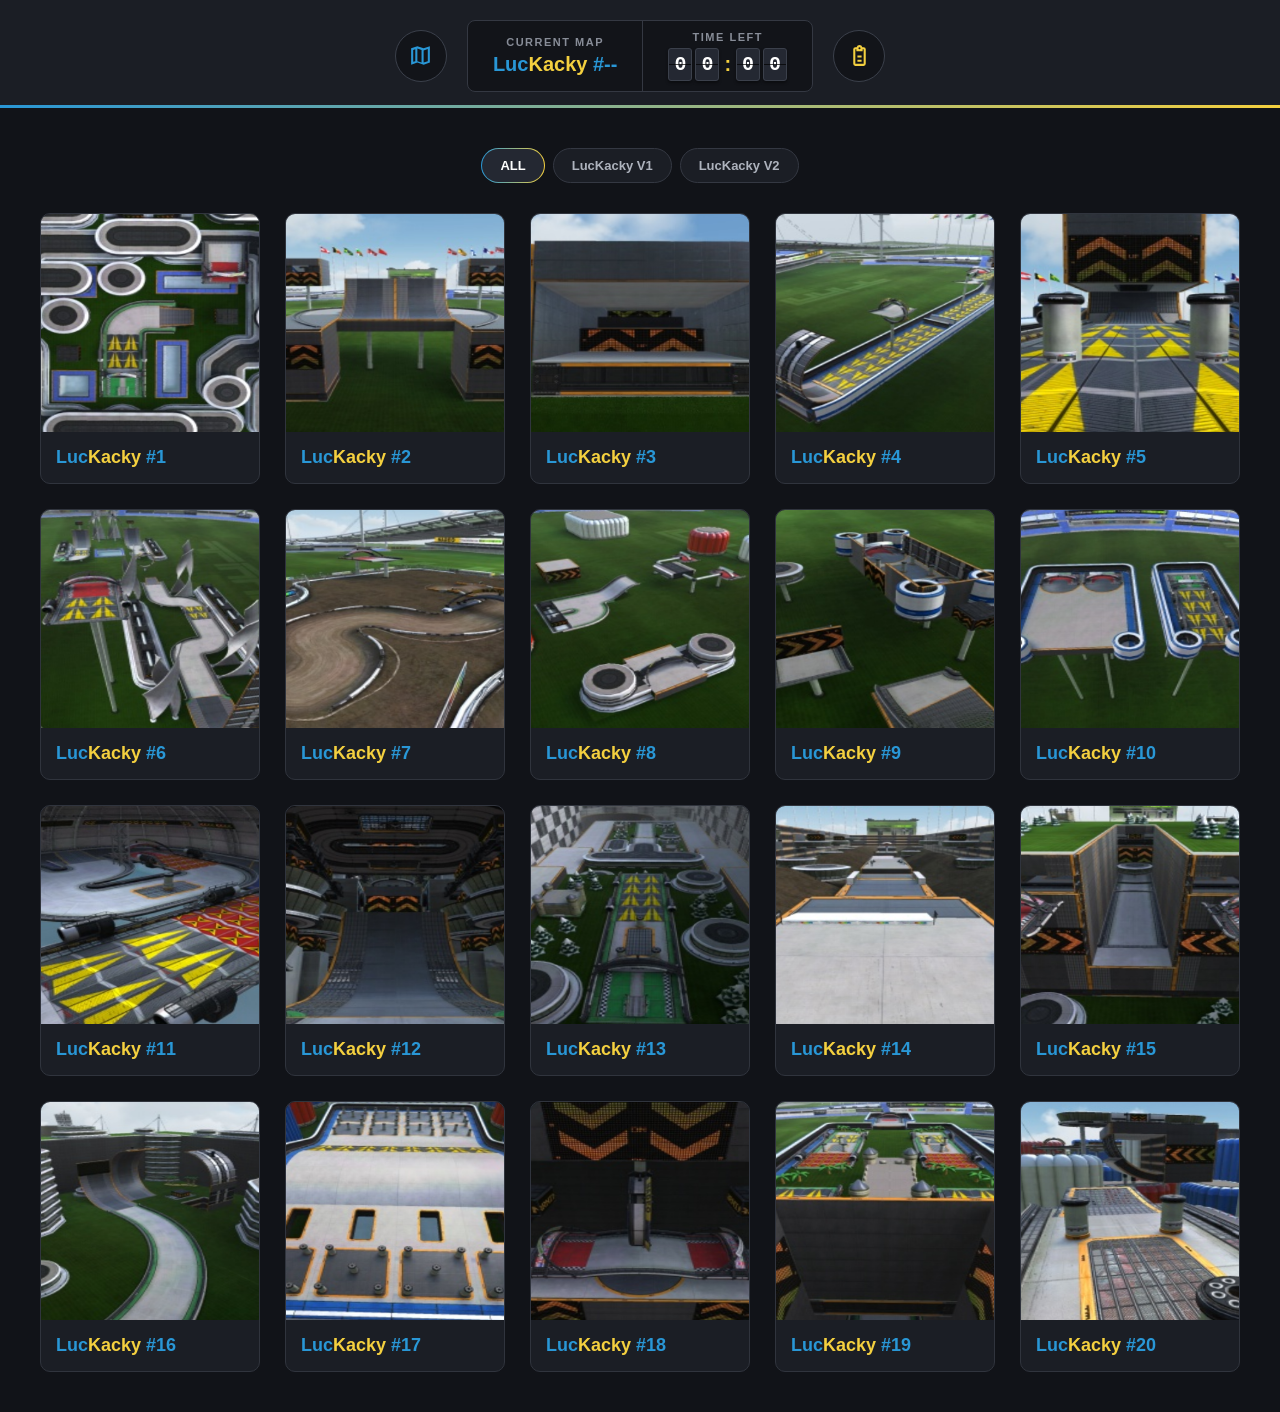
<file: index.html>
<!DOCTYPE html>
<html lang="en">

<head>
    <meta charset="UTF-8">
    <meta name="viewport" content="width=device-width, initial-scale=1.0">
    <title>LucKacky</title>
    <link rel="stylesheet" href="style.css">
    <link rel="icon" type="image/png" href="favicon.png">
</head>

<body>

    <!-- Bandeau supérieur -->
    <header id="site-header"></header>

    <!-- Contenu principal -->
    <main>

        <div class="map-filters">
            <button class="filter-button active" data-filter="all">ALL</button>
            <button class="filter-button" data-filter="v1">LucKacky V1</button>
            <button class="filter-button" data-filter="v2">LucKacky V2</button>
        </div>

        <div class="map-grid">

            <!-- LucKacky #1 -->
            <div class="map-card" data-version="v1">
                <img class="map-thumbnail" src="images/map1.png" alt="LucKacky #1">
                <h3><span class="blue">Luc</span><span class="yellow">Kacky</span> <span class="blue">#1</span></h3>
            </div>

            <!-- LucKacky #2 -->
            <div class="map-card" data-version="v1">
                <img class="map-thumbnail" src="images/map2.png" alt="LucKacky #2">
                <h3><span class="blue">Luc</span><span class="yellow">Kacky</span> <span class="blue">#2</span></h3>
            </div>

            <!-- LucKacky #3 -->
            <div class="map-card" data-version="v1">
                <img class="map-thumbnail" src="images/map3.png" alt="LucKacky #3">
                <h3><span class="blue">Luc</span><span class="yellow">Kacky</span> <span class="blue">#3</span></h3>
            </div>

            <!-- LucKacky #4 -->
            <div class="map-card" data-version="v1">
                <img class="map-thumbnail" src="images/map4.png" alt="LucKacky #4">
                <h3><span class="blue">Luc</span><span class="yellow">Kacky</span> <span class="blue">#4</span></h3>
            </div>

            <!-- LucKacky #5 -->
            <div class="map-card" data-version="v1">
                <img class="map-thumbnail" src="images/map5.png" alt="LucKacky #5">
                <h3><span class="blue">Luc</span><span class="yellow">Kacky</span> <span class="blue">#5</span></h3>
            </div>

            <!-- LucKacky #6 -->
            <div class="map-card" data-version="v1">
                <img class="map-thumbnail" src="images/map6.png" alt="LucKacky #6">
                <h3><span class="blue">Luc</span><span class="yellow">Kacky</span> <span class="blue">#6</span></h3>
            </div>

            <!-- LucKacky #7 -->
            <div class="map-card" data-version="v1">
                <img class="map-thumbnail" src="images/map7.png" alt="LucKacky #7">
                <h3><span class="blue">Luc</span><span class="yellow">Kacky</span> <span class="blue">#7</span></h3>
            </div>

            <!-- LucKacky #8 -->
            <div class="map-card" data-version="v1">
                <img class="map-thumbnail" src="images/map8.png" alt="LucKacky #8">
                <h3><span class="blue">Luc</span><span class="yellow">Kacky</span> <span class="blue">#8</span></h3>
            </div>

            <!-- LucKacky #9 -->
            <div class="map-card" data-version="v1">
                <img class="map-thumbnail" src="images/map9.png" alt="LucKacky #9">
                <h3><span class="blue">Luc</span><span class="yellow">Kacky</span> <span class="blue">#9</span></h3>
            </div>

            <!-- LucKacky #10 -->
            <div class="map-card" data-version="v1">
                <img class="map-thumbnail" src="images/map10.png" alt="LucKacky #10">
                <h3><span class="blue">Luc</span><span class="yellow">Kacky</span> <span class="blue">#10</span></h3>
            </div>

            <!-- LucKacky #11 -->
            <div class="map-card" data-version="v2">
                <img class="map-thumbnail" src="images/map11.png" alt="LucKacky #11">
                <h3><span class="blue">Luc</span><span class="yellow">Kacky</span> <span class="blue">#11</span></h3>
            </div>

            <!-- LucKacky #12 -->
            <div class="map-card" data-version="v2">
                <img class="map-thumbnail" src="images/map12.png" alt="LucKacky #12">
                <h3><span class="blue">Luc</span><span class="yellow">Kacky</span> <span class="blue">#12</span></h3>
            </div>

            <!-- LucKacky #13 -->
            <div class="map-card" data-version="v2">
                <img class="map-thumbnail" src="images/map13.png" alt="LucKacky #13">
                <h3><span class="blue">Luc</span><span class="yellow">Kacky</span> <span class="blue">#13</span></h3>
            </div>

            <!-- LucKacky #14 -->
            <div class="map-card" data-version="v2">
                <img class="map-thumbnail" src="images/map14.png" alt="LucKacky #14">
                <h3><span class="blue">Luc</span><span class="yellow">Kacky</span> <span class="blue">#14</span></h3>
            </div>

            <!-- LucKacky #15 -->
            <div class="map-card" data-version="v2">
                <img class="map-thumbnail" src="images/map15.png" alt="LucKacky #15">
                <h3><span class="blue">Luc</span><span class="yellow">Kacky</span> <span class="blue">#15</span></h3>
            </div>

            <!-- LucKacky #16 -->
            <div class="map-card" data-version="v2">
                <img class="map-thumbnail" src="images/map16.png" alt="LucKacky #16">
                <h3><span class="blue">Luc</span><span class="yellow">Kacky</span> <span class="blue">#16</span></h3>
            </div>

            <!-- LucKacky #17 -->
            <div class="map-card" data-version="v2">
                <img class="map-thumbnail" src="images/map17.png" alt="LucKacky #17">
                <h3><span class="blue">Luc</span><span class="yellow">Kacky</span> <span class="blue">#17</span></h3>
            </div>

            <!-- LucKacky #18 -->
            <div class="map-card" data-version="v2">
                <img class="map-thumbnail" src="images/map18.png" alt="LucKacky #18">
                <h3><span class="blue">Luc</span><span class="yellow">Kacky</span> <span class="blue">#18</span></h3>
            </div>

            <!-- LucKacky #19 -->
            <div class="map-card" data-version="v2">
                <img class="map-thumbnail" src="images/map19.png" alt="LucKacky #19">
                <h3><span class="blue">Luc</span><span class="yellow">Kacky</span> <span class="blue">#19</span></h3>
            </div>

            <!-- LucKacky #20 -->
            <div class="map-card" data-version="v2">
                <img class="map-thumbnail" src="images/map20.png" alt="LucKacky #20">
                <h3><span class="blue">Luc</span><span class="yellow">Kacky</span> <span class="blue">#20</span></h3>
            </div>

        </div>

    </main>

    <script src="script.js"></script>

</body>

</html>
</file>
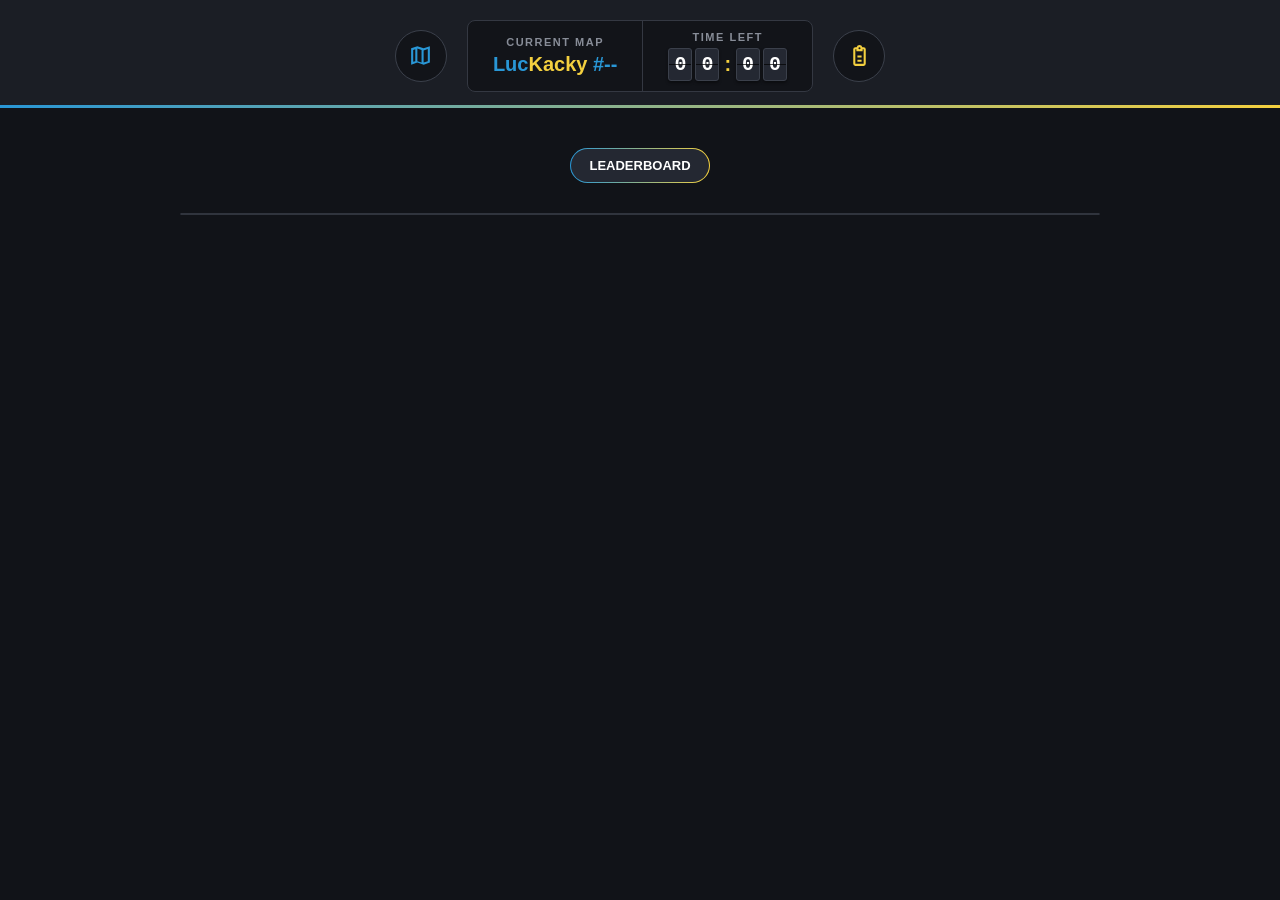
<file: leaderboard.html>
<!DOCTYPE html>
<html lang="en">

<head>
    <meta charset="UTF-8">
    <meta name="viewport" content="width=device-width, initial-scale=1.0">

    <title>LucKacky - Leaderboard</title>

    <link rel="stylesheet" href="style.css">
</head>

<body>

    <!-- Bandeau supérieur -->
    <header id="site-header"></header>

    <main class="global-leaderboard-page">

        <div class="map-filters">
            <button class="leaderboard-filter-button active">LEADERBOARD</button>
        </div>

        <div id="global-leaderboard"></div>

        <div id="global-leaderboard-pagination"></div>

    </main>

    <script src="script.js"></script>

</body>

</html>
</file>
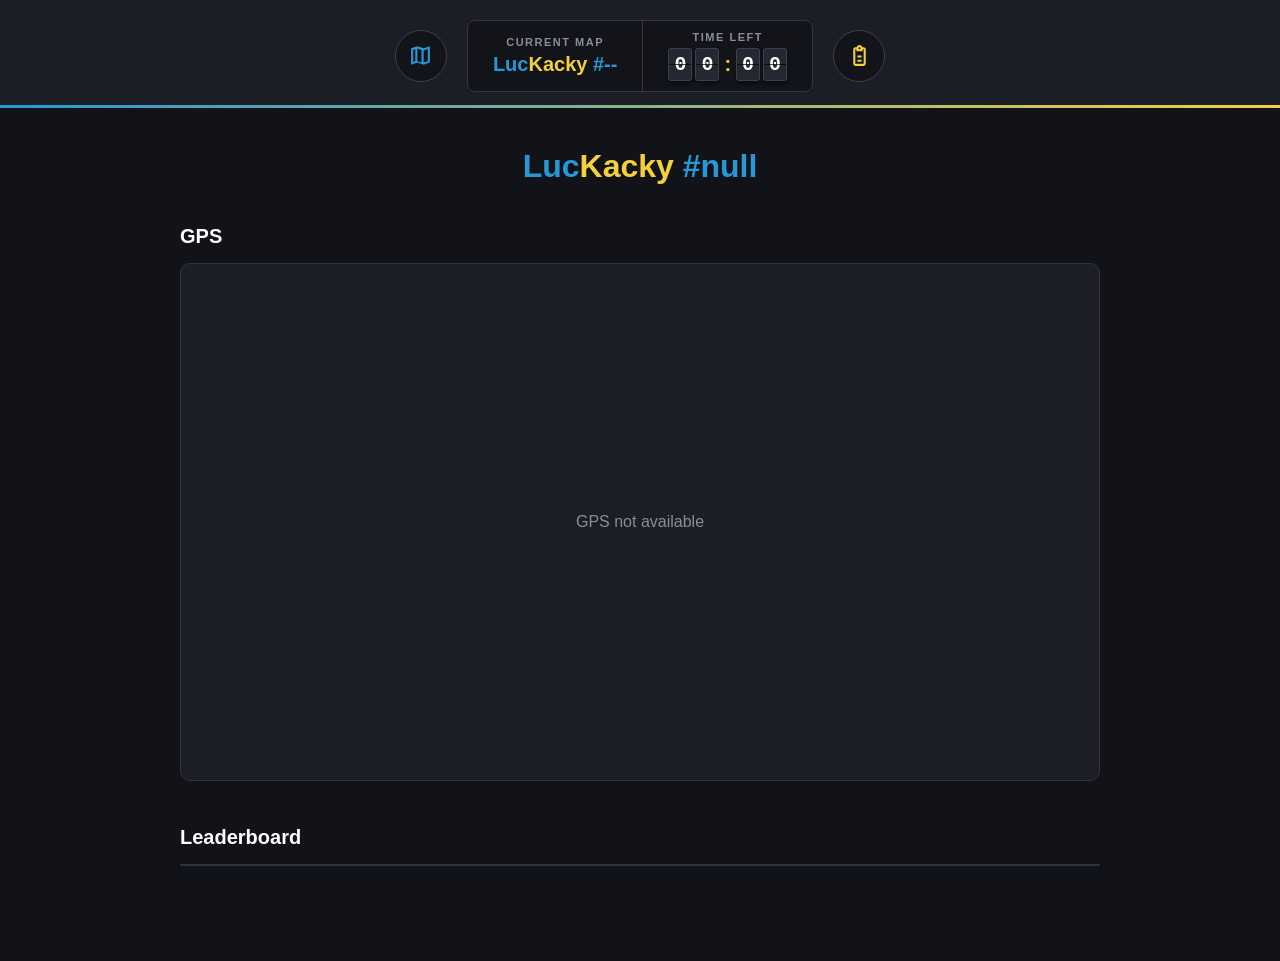
<file: map.html>
<!DOCTYPE html>
<html lang="en">

<head>
    <meta charset="UTF-8">
    <meta name="viewport" content="width=device-width, initial-scale=1.0">

    <title>LucKacky - Map</title>

    <link rel="stylesheet" href="style.css">
</head>

<body>

    <!-- Bandeau commun -->
    <header id="site-header"></header>


    <main class="map-page">

        <!-- Titre de la map -->
        <h1 id="map-title"></h1>


        <!-- GPS -->
        <section class="map-section">

            <h2>GPS</h2>

            <div class="video-container" id="gps-container">
                <!-- La vidéo YouTube sera ajoutée ici -->
            </div>

        </section>


        <!-- Leaderboard de la map -->
        <section class="map-section">

            <h2>Leaderboard</h2>

            <div id="map-leaderboard">
                <!-- Le leaderboard sera généré ici -->
            </div>

            <div id="leaderboard-pagination"></div>

        </section>

    </main>

    <script src="script.js"></script>

</body>

</html>
</file>
<file: style.css>
* {
    box-sizing: border-box;
}

body {
    margin: 0;
    background-color: #111318;
    color: white;
    font-family: Arial, sans-serif;
}

/* ========================================
   BANDEAU SUPERIEUR
   ======================================== */

header {
    position: sticky;
    top: 0;
    z-index: 1000;

    padding: 18px 40px 15px;

    background-color: #1b1e25;
}

/* Ligne supérieure */

.header-top {
    display: flex;
    align-items: center;
    justify-content: center;

    gap: 20px;

    min-height: 75px;
}


/* ========================================
   CURRENT MAP + TIME LEFT
   ======================================== */

.current-info {
    display: flex;
    align-items: stretch;

    background-color: #121419;

    border: 1px solid #343842;
    border-radius: 8px;

    overflow: hidden;
}

.round-nav-button {
    width: 52px;
    height: 52px;

    display: flex;
    align-items: center;
    justify-content: center;

    padding: 0;

    border: 1px solid #3b404b;
    border-radius: 50%;

    background-color: #121419;
    color: white;

    font-size: 25px;

    cursor: pointer;

    transition:
        transform 0.2s,
        border-color 0.2s,
        background-color 0.2s;
}

.round-nav-button:hover {
    transform: scale(1.08);

    border-color: #2997d6;
    background-color: #242832;
}


/* Parties Current Map et Time Left */

.current-map,
.time-left {
    display: flex;
    flex-direction: column;
    align-items: center;
    justify-content: center;

    padding: 10px 25px;
}


/* Séparation entre Map et Timer */

.time-left {
    border-left: 1px solid #343842;
}


/* Petits titres */

.info-title {
    margin-bottom: 5px;

    color: #888d98;

    font-size: 11px;
    font-weight: bold;
    letter-spacing: 1.5px;
}


/* Nom de la map */

.current-map-name {
    font-size: 20px;
    font-weight: bold;
}


/* ========================================
   HORLOGE
   ======================================== */

.flip-clock {
    display: flex;
    align-items: center;

    gap: 3px;
}


/* Chaque chiffre */

.flip-clock span {
    position: relative;

    min-width: 22px;
    padding: 4px 5px;

    text-align: center;

    color: white;
    background-color: #242832;

    border: 1px solid #3b404b;
    border-radius: 3px;

    font-family: "Courier New", monospace;
    font-size: 20px;
    font-weight: bold;

    box-shadow: 0 2px 3px rgba(0, 0, 0, 0.4);
}


/* Ligne horizontale typique des anciennes horloges */

.flip-clock span::after {
    content: "";

    position: absolute;

    left: 0;
    top: 50%;

    width: 100%;
    height: 1px;

    background-color: rgba(0, 0, 0, 0.7);
}


/* Deux points */

.flip-clock b {
    margin: 0 2px;

    color: #f4d03f;

    font-size: 20px;
}

/* ========================================
   FILET BLEU -> JAUNE
   ======================================== */

header::after {
    content: "";

    position: absolute;

    left: 0;
    bottom: 0;

    width: 100%;
    height: 3px;

    background: linear-gradient(
        to right,
        #2997d6,
        #f4d03f
    );
}

/* Contenu */

main {
    max-width: 1400px;
    margin: 0 auto;
    padding: 40px;
}

main h2 {
    margin-top: 0;
    font-size: 28px;
}

/* Grille des maps */

.map-grid {
    display: grid;
    grid-template-columns: repeat(5, 1fr);
    gap: 25px;
}


/* Carte d'une map */

.map-card {
    overflow: hidden;

    background-color: #1b1e25;

    border: 1px solid #30343d;
    border-radius: 10px;

    cursor: pointer;

    transition: transform 0.2s, border-color 0.2s;
}

.map-card:hover {
    transform: translateY(-5px);

    border-color: transparent;

    background:
        linear-gradient(#1b1e25, #1b1e25) padding-box,
        linear-gradient(to right, #2997d6, #f4d03f) border-box;
}


/* Thumbnail */

.map-thumbnail {
    width: 100%;
    aspect-ratio: 1 / 1;

    display: block;
    object-fit: cover;

    background-color: #292d36;
}

/* Nom de la map */

.map-card h3 {
    margin: 0;
    padding: 15px;

    font-size: 18px;
}


/* Adaptation aux petits écrans */

@media (max-width: 900px) {

    .map-grid {
        grid-template-columns: repeat(2, 1fr);
    }

}

@media (max-width: 600px) {

    .map-grid {
        grid-template-columns: 1fr;
    }

}

.blue {
    color: #2997d6;
}

.yellow {
    color: #f4d03f;
}

.round-nav-button svg {
    width: 25px;
    height: 25px;

    fill: currentColor;
}

.maps-button {
    color: #2997d6;
}

.leaderboard-button {
    color: #f4d03f;
}

/* ========================================
   FILTRES DES MAPS
   ======================================== */

.map-filters {
    display: flex;
    justify-content: center;
    gap: 8px;

    margin-bottom: 30px;
}

.filter-button,
.leaderboard-filter-button {
    padding: 9px 18px;

    color: #aeb3bd;
    background-color: #1b1e25;

    border: 1px solid #343842;
    border-radius: 20px;

    font-size: 13px;
    font-weight: bold;

    cursor: pointer;

    transition: 0.2s;
}

.filter-button:hover {
    color: white;
    border-color: #2997d6;
}

.filter-button.active,
.leaderboard-filter-button.active {
    color: white;

    border-color: transparent;

    background:
        linear-gradient(#242832, #242832) padding-box,
        linear-gradient(to right, #2997d6, #f4d03f) border-box;
}

.round-nav-button {
    text-decoration: none;
}

/* ========================================
   PAGE MAP
   ======================================== */

.map-page {
    max-width: 1000px;
    margin: 0 auto;
    padding: 40px;
}

.map-page > h1 {
    text-align: center;

    margin-top: 0;
    margin-bottom: 40px;

    font-size: 32px;
}


/* Sections */

.map-section {
    margin-bottom: 45px;
}

.map-section h2 {
    margin-bottom: 15px;

    font-size: 20px;
}


/* ========================================
   VIDEO GPS
   ======================================== */

.video-container {
    width: 100%;
    aspect-ratio: 16 / 9;

    background-color: #1b1e25;

    border: 1px solid #30343d;
    border-radius: 10px;

    overflow: hidden;
}

.video-container iframe {
    width: 100%;
    height: 100%;

    border: none;
}

.no-gps {
    width: 100%;
    height: 100%;

    display: flex;
    align-items: center;
    justify-content: center;

    color: #888d98;

    font-size: 16px;
}

/* ========================================
   LEADERBOARD D'UNE MAP
   ======================================== */

#map-leaderboard {
    overflow: hidden;

    background-color: #1b1e25;

    border: 1px solid #30343d;
    border-radius: 10px;
}

.leaderboard-row {
    display: grid;

    grid-template-columns: 70px 1fr 120px;

    align-items: center;

    padding: 14px 20px;

    border-bottom: 1px solid #30343d;
}

.leaderboard-header {
    display: grid;

    grid-template-columns: 70px 1fr 120px;

    align-items: center;

    padding: 12px 20px;

    color: #888d98;
    background-color: #121419;

    border-bottom: 1px solid #30343d;

    font-size: 12px;
    font-weight: bold;
    letter-spacing: 1px;
}

.leaderboard-header span:last-child {
    text-align: right;
}

.leaderboard-row:last-child {
    border-bottom: none;
}

.leaderboard-rank {
    color: #888d98;

    font-weight: bold;
}

.leaderboard-player {
    font-weight: bold;
}

.leaderboard-time {
    text-align: right;

    color: #f4d03f;

    font-family: "Courier New", monospace;
    font-weight: bold;
}

/* ========================================
   PAGINATION LEADERBOARD
   ======================================== */

#leaderboard-pagination {
    display: flex;
    justify-content: flex-end;

    gap: 4px;

    margin-top: 10px;
}


.pagination-button {
    min-width: 30px;
    height: 30px;

    padding: 0 7px;

    color: #888d98;
    background: transparent;

    border: 1px solid transparent;
    border-radius: 5px;

    font-size: 13px;

    cursor: pointer;

    transition: 0.2s;
}


.pagination-button:hover:not(:disabled) {
    color: white;

    background-color: #242832;
    border-color: #343842;
}


.pagination-button.active {
    color: white;

    background-color: #242832;
    border-color: #2997d6;

    font-weight: bold;
}


.pagination-button:disabled {
    opacity: 0.25;
    cursor: default;
}

/* ========================================
   LEADERBOARD GENERAL
   ======================================== */

.global-leaderboard-page {
    max-width: 1000px;
    margin: 0 auto;
    padding: 40px;
}

.global-leaderboard-page h1 {
    margin-top: 0;
    margin-bottom: 30px;

    text-align: center;
}


#global-leaderboard {
    overflow: hidden;

    background-color: #1b1e25;

    border: 1px solid #30343d;
    border-radius: 10px;
}


.global-leaderboard-header,
.global-leaderboard-row {
    display: grid;

    grid-template-columns: 70px 1fr 120px 120px;

    align-items: center;

    padding: 14px 20px;
}


/* Aligne FINISHES et AVERAGE avec leurs valeurs */
.global-leaderboard-header span:nth-child(3),
.global-leaderboard-row span:nth-child(3),
.global-leaderboard-header span:nth-child(4),
.global-leaderboard-row span:nth-child(4) {
    text-align: right;
}


.global-leaderboard-header {
    color: #888d98;
    background-color: #121419;

    border-bottom: 1px solid #30343d;

    font-size: 12px;
    font-weight: bold;
    letter-spacing: 1px;
}


.global-leaderboard-row {
    border-bottom: 1px solid #30343d;
}


.global-leaderboard-row:last-child {
    border-bottom: none;
}


.global-rank {
    color: #888d98;

    font-weight: bold;
}


.global-player {
    font-weight: bold;
}


.global-finishes,
.global-average {
    text-align: right;

    font-weight: bold;
}


.global-average {
    color: #f4d03f;
}


/* Pagination */

#global-leaderboard-pagination {
    display: flex;
    justify-content: flex-end;

    gap: 4px;

    margin-top: 10px;
}

.leaderboard-title {
    display: flex;
    justify-content: center;
}

.leaderboard-title-label {
    padding: 10px 18px;

    color: white;
    background-color: #242832;

    border: 1px solid #2997d6;
    border-radius: 6px;

    font-size: 13px;
    font-weight: bold;
    letter-spacing: 1px;

    cursor: default;
}
</file>
